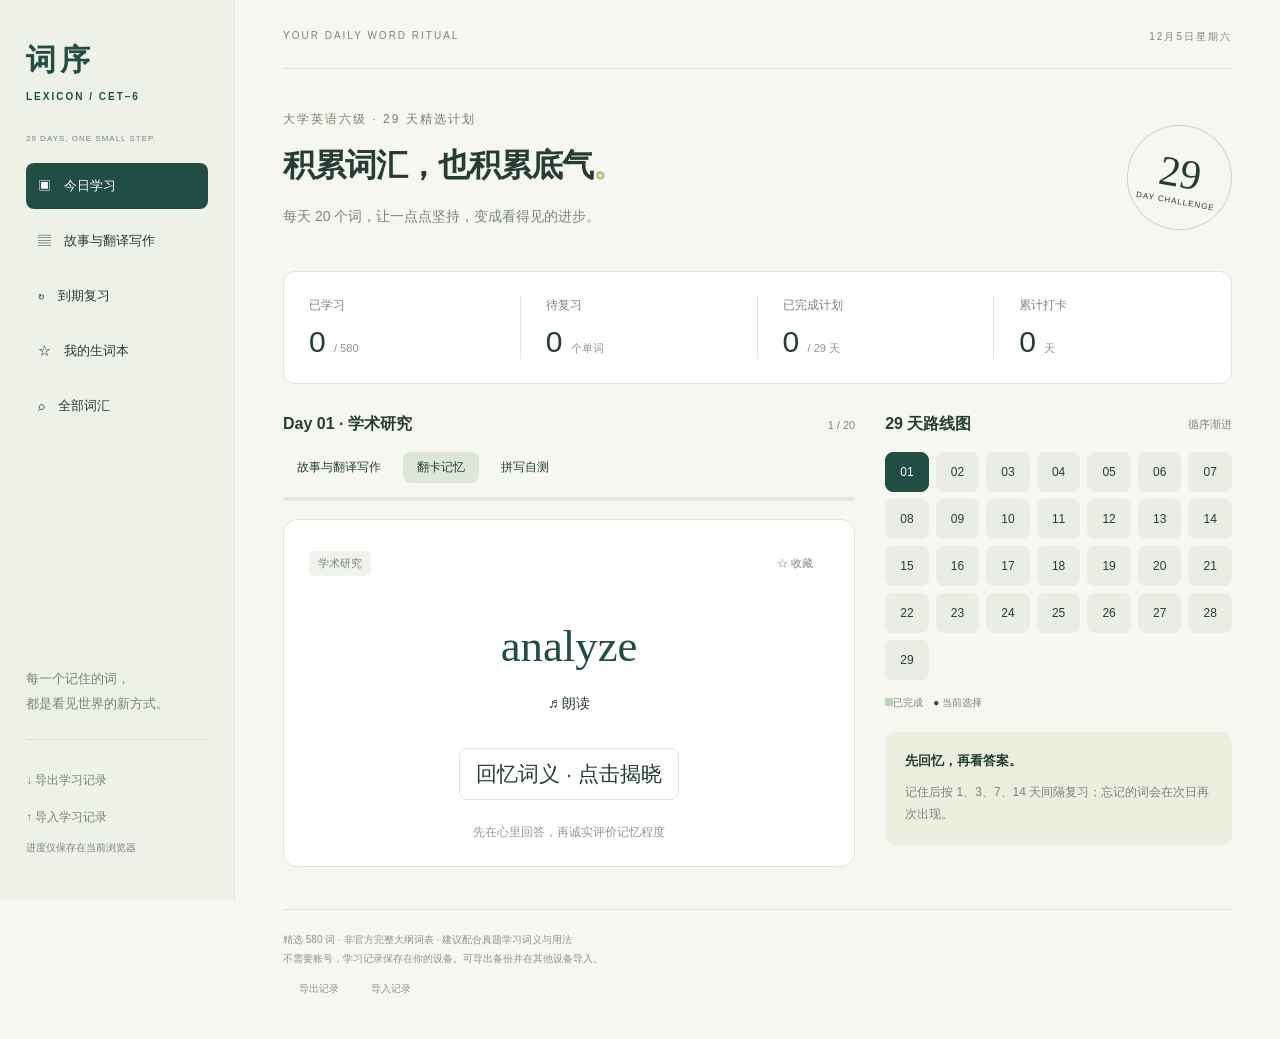
<file: cet6/index.html>
<!doctype html><html lang="zh-CN"><head><meta charset="utf-8"><meta name="viewport" content="width=device-width,initial-scale=1"><meta name="theme-color" content="#214e43"><title>词序 · 29天六级词汇计划</title><link rel="stylesheet" href="style.css?v=20261115-writing"></head><body><aside><a class="brand" href="./">词序<span>LEXICON / CET–6</span></a><div class="edition">29 DAYS, ONE SMALL STEP.</div><nav><button data-tab="learn" class="active">▣　今日学习</button><button data-tab="story">▤　故事与翻译写作</button><button data-tab="review">↻　到期复习 <span id="dueBadge"></span></button><button data-tab="book">☆　我的生词本</button><button data-tab="all">⌕　全部词汇</button></nav><div class="side-bottom">每一个记住的词，<br>都是看见世界的新方式。<hr><button id="export">↓ 导出学习记录</button><label class="import">↑ 导入学习记录<input id="import" type="file" accept="application/json" hidden></label><small>进度仅保存在当前浏览器</small></div></aside><main><header><span>YOUR DAILY WORD RITUAL</span><span id="date"></span></header><section class="intro"><div><div class="eyebrow">大学英语六级 · 29 天精选计划</div><h1>积累词汇，也积累底气<span>。</span></h1><p>每天 20 个词，让一点点坚持，变成看得见的进步。</p></div><div class="stamp">29<span>DAY CHALLENGE</span></div></section><div class="stats"><div><small>已学习</small><strong id="learned">0 <em>/ 580</em></strong></div><div><small>待复习</small><strong id="due">0 <em>个单词</em></strong></div><div><small>已完成计划</small><strong id="completed">0 <em>/ 29 天</em></strong></div><div><small>累计打卡</small><strong id="streak">0 <em>天</em></strong></div></div><section class="workspace"><div class="study"><div class="section-title"><h2 id="sectionTitle">今日学习</h2><span id="counter"></span></div><div id="content"></div></div><section class="plan"><div class="section-title"><h2>29 天路线图</h2><span>循序渐进</span></div><div id="days"></div><div class="legend"><i></i>已完成　<span>●</span> 当前选择</div><div class="note"><b>先回忆，再看答案。</b><p>记住后按 1、3、7、14 天间隔复习；忘记的词会在次日再次出现。</p></div></section></section><footer>精选 580 词 · 非官方完整大纲词表 · 建议配合真题学习词义与用法<br>不需要账号，学习记录保存在你的设备。可导出备份并在其他设备导入。</footer></main><div id="toast" role="status" aria-live="polite"></div><script src="data.js?v=20261115-writing"></script><script src="stories.js?v=20261115-writing"></script><script src="exam.js?v=20261115-writing"></script><script src="app.js?v=20261115-writing"></script></body></html>
</file>
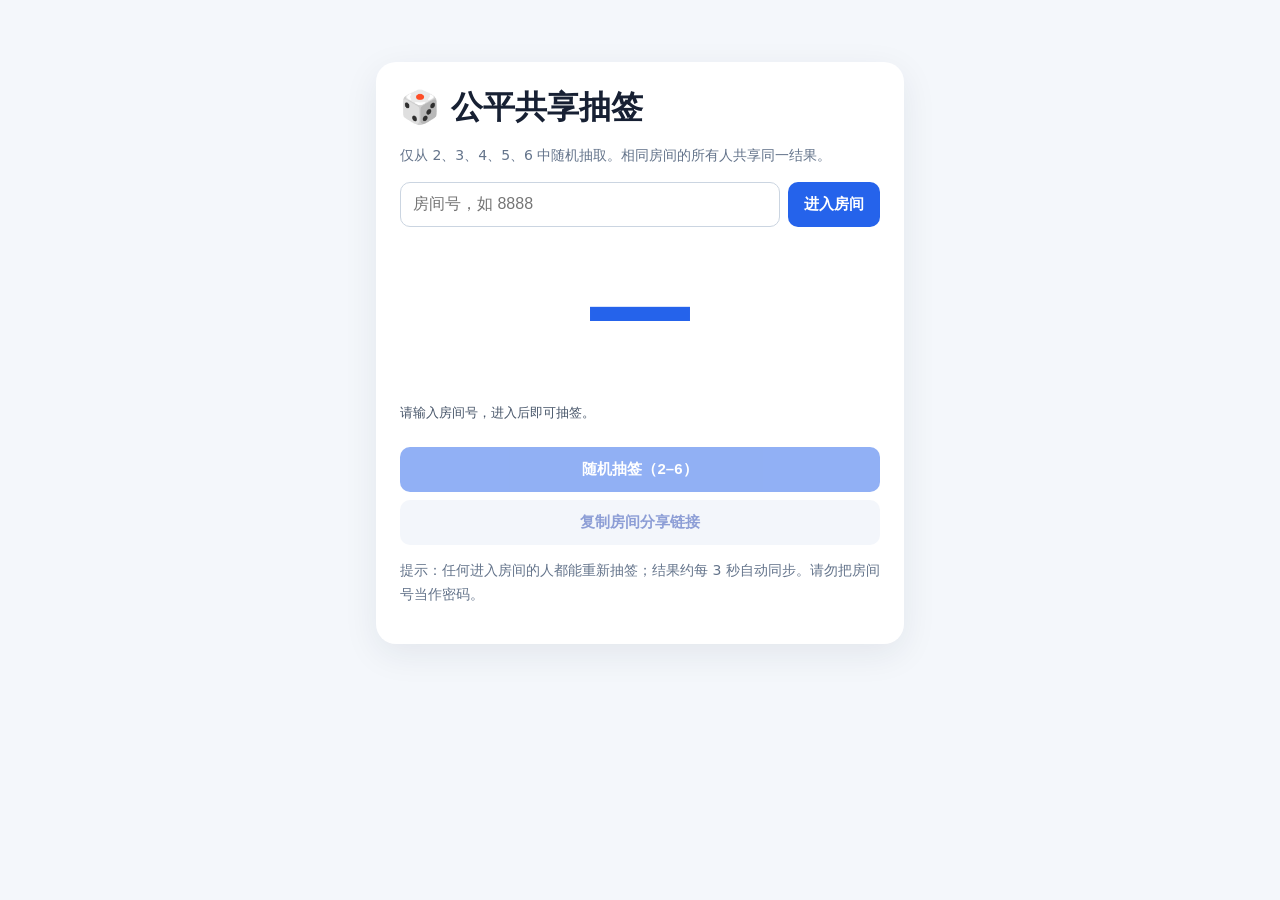
<file: draw-one-file.html>
<!doctype html><html lang="zh-CN"><head><meta charset="utf-8"><meta name="viewport" content="width=device-width,initial-scale=1"><title>公平共享抽签</title><style>body{font-family:system-ui,-apple-system,sans-serif;background:#f4f7fb;color:#172033;margin:0;padding:22px}main{max-width:480px;margin:40px auto;background:white;border-radius:20px;padding:24px;box-shadow:0 10px 35px #182b4414}h1{margin:0 0 10px}.hint{color:#64748b;font-size:14px;line-height:1.7}.number{text-align:center;font-size:112px;font-weight:800;color:#2563eb;min-height:150px}.controls{display:flex;gap:8px;margin:14px 0}input{flex:1;min-width:0;padding:12px;border:1px solid #cbd5e1;border-radius:10px;font-size:16px}button{border:0;border-radius:10px;background:#2563eb;color:#fff;padding:13px 16px;font-weight:700;font-size:15px;cursor:pointer}button:disabled{opacity:.5}.secondary{background:#e8eef8;color:#1e40af}.full{width:100%;margin-top:8px}.status{font-size:13px;color:#475569;min-height:22px}small{color:#64748b}</style></head><body><main><h1>🎲 公平共享抽签</h1><p class="hint">仅从 2、3、4、5、6 中随机抽取。相同房间的所有人共享同一结果。</p><div class="controls"><input id="room" maxlength="24" placeholder="房间号，如 8888"><button id="join">进入房间</button></div><div id="number" class="number">—</div><p id="status" class="status">请输入房间号，进入后即可抽签。</p><button id="draw" class="full" disabled>随机抽签（2–6）</button><button id="share" class="full secondary" disabled>复制房间分享链接</button><p class="hint">提示：任何进入房间的人都能重新抽签；结果约每 3 秒自动同步。请勿把房间号当作密码。</p></main><script>window.DRAW_CONFIG = {
  supabaseUrl: 'https://ldbhlyqvvbjvtqczyvcd.supabase.co',
  supabaseAnonKey: 'sb_publishable_NCs6gh_b3c38kW-cMhoRcw_MKtoUgn2'
};
</script><script>
const $=id=>document.getElementById(id), cfg=window.DRAW_CONFIG||{}, base=(cfg.supabaseUrl||'').replace(/\/$/,''), key=cfg.supabaseAnonKey||'';let room='',timer=null,busy=false;
function status(s){$('status').textContent=s}function ready(){return /^https:\/\/.+\.supabase\.co$/.test(base)&&key.length>25&&!key.includes('在这里')}function valid(s){return /^[A-Za-z0-9_-]{3,24}$/.test(s)}
async function request(path, options={}){const r=await fetch(base+'/rest/v1/'+path,{...options,headers:{'apikey':key,'Authorization':'Bearer '+key,'Content-Type':'application/json',...(options.headers||{})}});if(!r.ok){let t=await r.text();throw Error('服务器返回 '+r.status+'：'+t.slice(0,150))}return r.status===204?null:r.json()}
async function getRoom(){const rows=await request('draw_rooms?room_id=eq.'+encodeURIComponent(room)+'&select=result&limit=1');return rows.length?rows[0].result:null}
async function pickRoom(){const n=2+Math.floor(Math.random()*5);const rows=await request('draw_rooms?on_conflict=room_id',{method:'POST',headers:{'Prefer':'resolution=merge-duplicates,return=representation'},body:JSON.stringify({room_id:room,result:n,updated_at:new Date().toISOString()})});return rows[0].result}
async function refresh(){if(!room||busy)return;try{const result=await getRoom();$('number').textContent=result===null?'—':result;status(result===null?'房间已连接，尚未抽签。':'房间已同步，当前结果：'+result)}catch(e){status('同步失败：'+e.message)}}
async function join(){let v=$('room').value.trim();if(!valid(v)){status('房间号需为 3–24 位英文字母、数字、- 或 _');return}if(!ready()){status('尚未配置 Supabase。请先按照说明填写 config.js');return}room=v;history.replaceState(null,'','#room='+encodeURIComponent(room));$('draw').disabled=false;$('share').disabled=false;clearInterval(timer);await refresh();timer=setInterval(refresh,3000)}
$('join').onclick=join;$('draw').onclick=async()=>{if(!room||busy)return;busy=true;$('draw').disabled=true;status('正在抽签…');try{const result=await pickRoom();$('number').textContent=result;status('抽签成功！已保存到共享房间。')}catch(e){status('抽签失败：'+e.message)}finally{busy=false;$('draw').disabled=false}};
$('share').onclick=async()=>{const link=location.origin+location.pathname+'#room='+encodeURIComponent(room);try{await navigator.clipboard.writeText(link);status('房间链接已复制，可以发到微信群。')}catch(e){prompt('请长按复制这个链接',link)}};
const m=location.hash.match(/^#room=([A-Za-z0-9_-]{3,24})$/);if(m){$('room').value=m[1];join()}else if(!ready())status('网页尚未配置数据库，请先按部署说明操作。');
</script></body></html>
</file>
<file: cet6/style.css>
:root{--green:#214e43;--ink:#263d35;--muted:#79847c;--line:#e0e5dd;--cream:#f6f7f1}*{box-sizing:border-box}body{margin:0;background:var(--cream);color:var(--ink);font-family:Inter,"PingFang SC","Microsoft YaHei",sans-serif;font-size:14px}button,input{font:inherit}button,label.import{cursor:pointer}button{border:0;background:none;color:inherit;border-radius:8px;padding:11px 16px}button:hover{background:#e8eee5}button:focus-visible,input:focus-visible,label:focus-within{outline:3px solid #b79348;outline-offset:3px}aside{position:fixed;inset:0 auto 0 0;width:235px;background:#eef1e8;border-right:1px solid var(--line);padding:40px 26px;display:flex;flex-direction:column}.brand{font-size:30px;font-weight:800;text-decoration:none;color:var(--green);letter-spacing:4px}.brand span{display:block;font-size:10px;letter-spacing:2px;margin-top:10px}.edition{font-size:8px;letter-spacing:1px;color:var(--muted);margin:32px 0 20px}nav{display:grid;gap:9px}nav button{text-align:left;padding:14px 12px}nav button.active{background:var(--green);color:white}.side-bottom{margin-top:auto;color:#778377;line-height:1.9;font-size:13px}.side-bottom button,.import{display:block;font-size:12px;padding:7px 0}.side-bottom small{font-size:10px}hr{border:0;border-top:1px solid #d9dfd2;margin:22px 0}main{margin-left:235px;padding:30px 48px;max-width:1600px}header{display:flex;justify-content:space-between;font-size:10px;letter-spacing:2px;color:var(--muted);border-bottom:1px solid var(--line);padding-bottom:24px}.intro{display:flex;justify-content:space-between;align-items:center;padding:42px 0 28px}.eyebrow{font-size:12px;color:#72806b;letter-spacing:2px}h1{font-size:32px;letter-spacing:-1px;margin:16px 0}h1 span{color:#b7bc83}p{color:var(--muted);line-height:1.8}.stamp{border:1px solid #ccd5c3;border-radius:50%;height:105px;width:105px;display:flex;flex-direction:column;align-items:center;justify-content:center;font-family:Georgia,serif;font-size:42px;transform:rotate(10deg);flex-shrink:0}.stamp span{font:8px sans-serif;letter-spacing:1px}.stats{display:grid;grid-template-columns:repeat(4,1fr);background:#fff;border:1px solid var(--line);border-radius:12px;padding:24px 0}.stats>div{padding:0 25px;border-right:1px solid var(--line)}.stats>div:last-child{border:0}small{color:var(--muted)}strong{display:block;font-size:30px;font-weight:500;margin-top:12px}em{font-size:11px;color:#8b968b;font-style:normal}.workspace{display:grid;grid-template-columns:minmax(0,1.65fr) minmax(260px,1fr);gap:30px;margin-top:30px}.section-title{display:flex;justify-content:space-between;align-items:center;margin-bottom:17px}h2{font-size:16px;margin:0}.section-title span{color:var(--muted);font-size:11px}.card{background:#fff;border:1px solid var(--line);border-radius:14px;min-height:310px;padding:25px;position:relative;text-align:center;box-shadow:0 8px 30px #30442b04}.card-top{display:flex;justify-content:space-between;font-size:11px;color:var(--muted);align-items:center}.word{font-family:Georgia,serif;font-size:clamp(30px,3.5vw,50px);margin:38px 0 12px;color:#214e43;overflow-wrap:anywhere}.meaning{font-size:21px;margin:24px 0}.hint{font-size:12px;color:#929a90}.pill{padding:5px 9px;background:#f0f3eb;border-radius:5px}.actions{display:flex;gap:10px;margin-top:16px}.actions button{flex:1;background:#e7ebe1;padding:16px 8px}.primary,.actions button.primary{background:var(--green);color:white}.secondary{border:1px solid var(--line)}.mode{display:flex;gap:8px;margin-bottom:14px}.mode button{font-size:12px;padding:7px 14px}.mode .selected{background:#dde7d8}.spelling{width:100%;padding:15px;border:1px solid #ccd5c8;border-radius:8px;text-align:center;background:#fafbf7}.result{min-height:24px;margin-top:10px;color:var(--green)}#days{display:grid;grid-template-columns:repeat(7,1fr);gap:7px}#days button{padding:12px 0;background:#e9ede3;border:1px solid transparent;font-size:12px}#days button.done{background:#bfd0b8}#days button.current{border-color:var(--green);background:var(--green);color:#fff}.legend{font-size:10px;color:var(--muted);margin:16px 0}.legend i{display:inline-block;width:8px;height:8px;background:#bfd0b8}.legend span{color:var(--green)}.note{background:#ecefdf;border-radius:10px;padding:20px;margin-top:22px}.note b{font-size:13px}.note p{font-size:12px;margin-bottom:0}footer{font-size:10px;line-height:1.9;color:#8b9489;margin-top:42px;padding-top:20px;border-top:1px solid var(--line)}.search{padding:13px;width:100%;border:1px solid var(--line);border-radius:8px;margin-bottom:10px}.word-row{background:white;border-bottom:1px solid var(--line);padding:12px;display:flex;align-items:center;gap:12px}.word-row b{font-family:Georgia,serif;font-size:18px;min-width:42%;overflow-wrap:anywhere}.word-row span{flex:1;font-size:12px}.list{max-height:440px;overflow:auto}.empty{padding:55px 20px;text-align:center;background:white;border-radius:12px;line-height:2}.progress{height:4px;background:#e3e8df;border-radius:8px;margin-bottom:18px}.progress div{height:100%;background:#8da17f}#toast{position:fixed;bottom:25px;left:50%;transform:translateX(-50%);background:var(--green);color:white;border-radius:10px;padding:14px 22px;display:none;z-index:5}@media(max-width:1100px){main{padding:25px}aside{width:190px;padding:30px 18px}main{margin-left:190px}.workspace{grid-template-columns:1fr}.plan{max-width:600px}h1{font-size:27px}.stats>div{padding:0 15px}}@media(max-width:650px){aside{position:static;width:auto;padding:20px;border-right:0}.brand{font-size:24px}.brand span{display:inline;font-size:8px;letter-spacing:1px;margin-left:12px}.edition,.side-bottom{display:none}nav{display:flex;gap:3px;margin-top:20px;overflow:auto}nav button{white-space:nowrap;font-size:11px;padding:10px 8px}main{margin:0;padding:22px 18px}.intro{padding:28px 0 20px}.stamp{display:none}h1{font-size:25px}.stats{grid-template-columns:repeat(2,1fr);gap:24px}.stats>div:nth-child(2){border:0}header{font-size:8px}.workspace{gap:28px}.word{font-size:38px}.card{padding:20px}.mobile-backup{display:block}footer{margin-top:25px}.word-row b{min-width:40%;font-size:16px}} 

.story-panel{background:#fff;border:1px solid var(--line);border-radius:14px;padding:28px}.story-panel h3{font-size:22px;line-height:1.5;margin:18px 0 8px}.story-tip{font-size:12px;line-height:1.8}.story-toolbar{display:flex;gap:10px;margin:18px 0 10px;flex-wrap:wrap}.story-text{font-family:Georgia,serif;font-size:20px;line-height:2;color:var(--ink);overflow-wrap:anywhere}.story-word{display:inline;font:700 1em Georgia,serif;line-height:inherit;padding:0 2px;margin:0;border-radius:3px;background:#eef3e6;color:var(--green);text-decoration:underline;text-decoration-color:#a0b88c;text-underline-offset:4px}.story-word:hover{background:#dce8d3}.story-gloss{background:#f0f4e9;border-left:3px solid #94ad7e;padding:14px;font-size:14px;display:flex;justify-content:space-between;align-items:center;gap:8px;flex-wrap:wrap}.story-gloss button{border:1px solid #cad8bd;white-space:nowrap}.story-translation,.story-vocabulary{margin-top:20px;border-top:1px solid var(--line);padding-top:16px}.story-panel summary{cursor:pointer;padding:8px 0;font-weight:600}.story-translation p{font-size:15px;line-height:2;color:#596757}#storyWordList{display:flex;flex-wrap:wrap;gap:6px;padding-top:10px}#storyWordList button{background:#f2f4ee;font-size:12px;text-align:left}.story-toolbar button:disabled{opacity:.6;cursor:default}@media(max-width:650px){.story-panel{padding:18px}.story-text{font-size:19px}.story-panel h3{font-size:20px}}

.exam-theme{margin-top:18px;border-radius:6px;background:#eff2e4;color:#53673d;padding:12px;font-weight:600}.exam-practice{margin-top:28px;border-top:2px solid #b8c9a9;padding-top:10px}.exam-practice h4{margin:25px 0 12px}.exam-practice p{color:#495c4e;line-height:1.9}.exam-practice label{display:block;font-size:12px;margin:12px 0 8px}.exam-practice textarea{box-sizing:border-box;width:100%;max-width:100%;resize:vertical;min-height:130px;border:1px solid #cad6c0;border-radius:8px;padding:14px;font:15px/1.7 Georgia,serif;color:var(--ink);background:#fcfdf9}.exam-practice textarea:focus-visible{outline:3px solid #b79348}.exam-practice details{margin:18px 0;border-top:1px solid var(--line);padding-top:8px}.exam-note{padding:14px;background:#f3f4e9;font-size:13px}.exam-practice a{color:var(--green)}#examTerms{display:flex;gap:6px;flex-wrap:wrap}#examTerms button{font-size:12px;background:#eef2e6}nav button{font-size:13px}@media(max-width:650px){nav button{font-size:11px}.exam-practice textarea{font-size:16px}}
</file>
